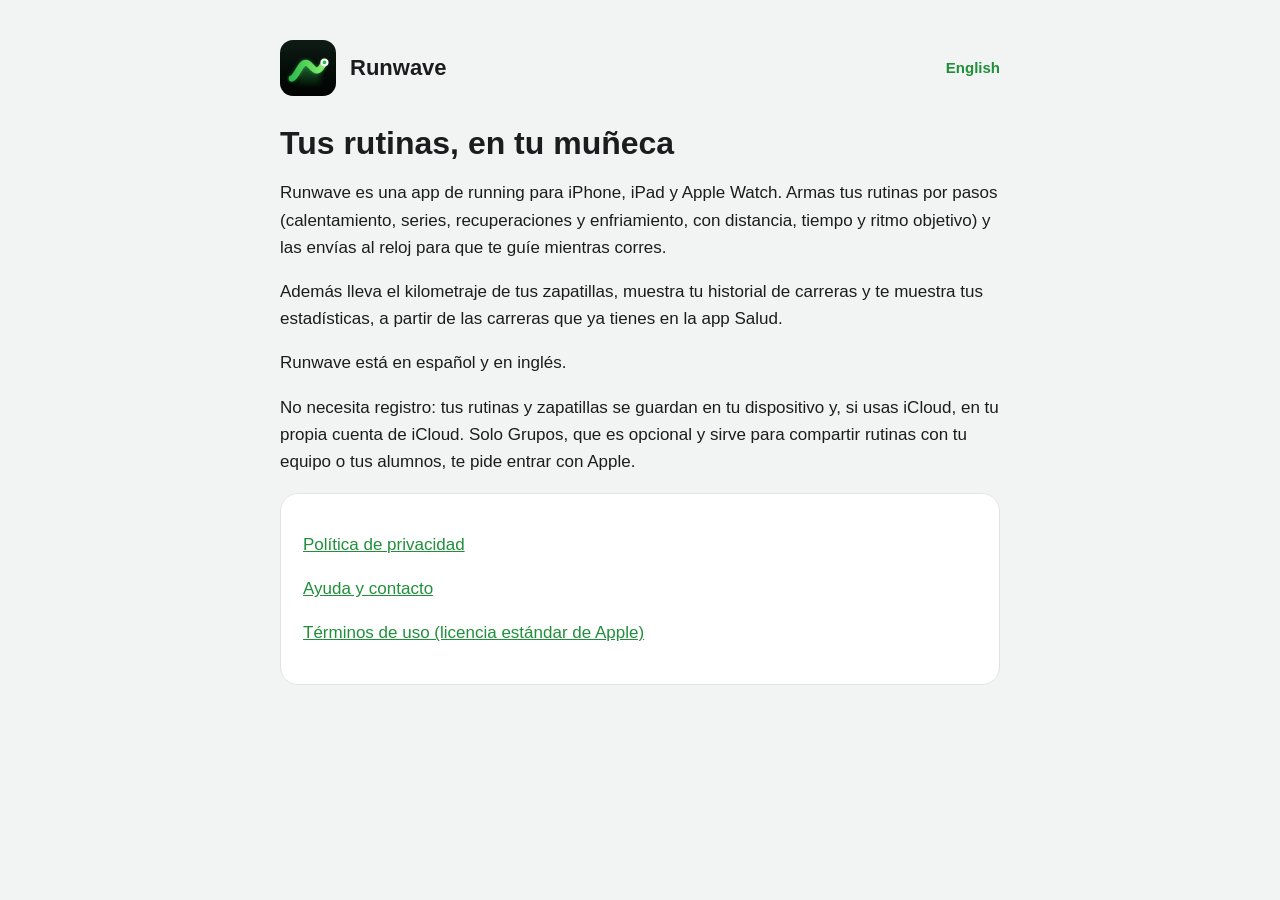
<file: index.html>
<!doctype html>
<html lang="es">
<head>
<meta charset="utf-8">
<meta name="viewport" content="width=device-width, initial-scale=1">
<title>Runwave · Rutinas de running</title>
<meta name="description" content="Runwave: arma tus rutinas de running, envíalas al Apple Watch y lleva el kilometraje de tus zapatillas.">
<link rel="alternate" hreflang="en" href="en.html">
<link rel="stylesheet" href="estilo.css">
</head>
<body>
<main>
<header><a href="./"><img src="icono.png" alt="">Runwave</a><a class="lang" href="en.html" hreflang="en" lang="en">English</a></header>
<h1>Tus rutinas, en tu muñeca</h1>
<p>Runwave es una app de running para iPhone, iPad y Apple Watch. Armas tus rutinas por pasos (calentamiento, series, recuperaciones y enfriamiento, con distancia, tiempo y ritmo objetivo) y las envías al reloj para que te guíe mientras corres.</p>
<p>Además lleva el kilometraje de tus zapatillas, muestra tu historial de carreras y te muestra tus estadísticas, a partir de las carreras que ya tienes en la app Salud.</p>
<p>Runwave está en español y en inglés.</p>
<p>No necesita registro: tus rutinas y zapatillas se guardan en tu dispositivo y, si usas iCloud, en tu propia cuenta de iCloud. Solo Grupos, que es opcional y sirve para compartir rutinas con tu equipo o tus alumnos, te pide entrar con Apple.</p>
<div class="card">
<p><a href="privacidad.html">Política de privacidad</a></p>
<p><a href="soporte.html">Ayuda y contacto</a></p>
<p><a href="https://www.apple.com/legal/internet-services/itunes/dev/stdeula/">Términos de uso (licencia estándar de Apple)</a></p>
</div>
</main>
</body>
</html>
</file>
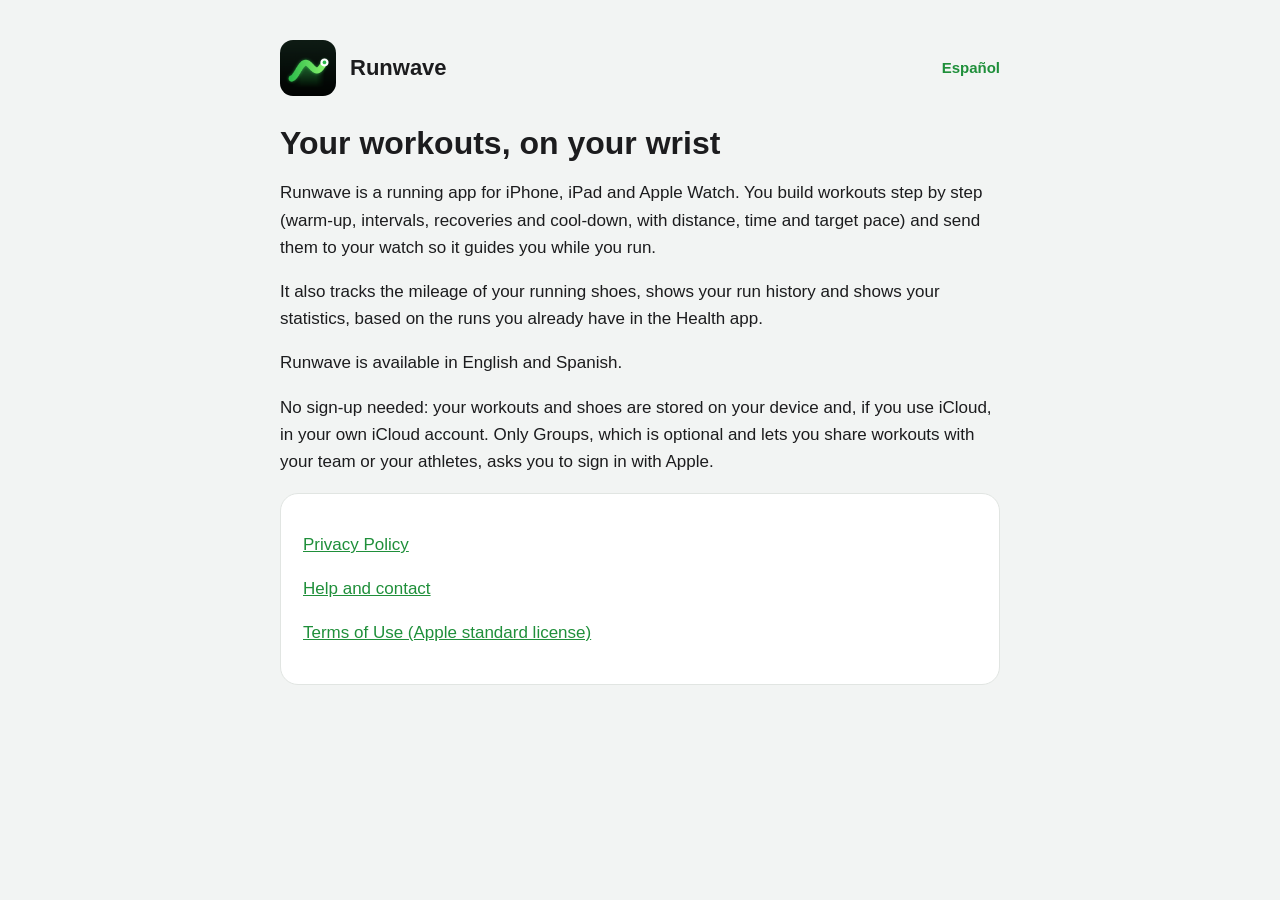
<file: en.html>
<!doctype html>
<html lang="en">
<head>
<meta charset="utf-8">
<meta name="viewport" content="width=device-width, initial-scale=1">
<title>Runwave · Running workouts</title>
<meta name="description" content="Runwave: build your running workouts, send them to your Apple Watch and track your shoe mileage.">
<link rel="alternate" hreflang="es" href="./">
<link rel="stylesheet" href="estilo.css">
</head>
<body>
<main>
<header><a href="en.html"><img src="icono.png" alt="">Runwave</a><a class="lang" href="./" hreflang="es" lang="es">Español</a></header>
<h1>Your workouts, on your wrist</h1>
<p>Runwave is a running app for iPhone, iPad and Apple Watch. You build workouts step by step (warm-up, intervals, recoveries and cool-down, with distance, time and target pace) and send them to your watch so it guides you while you run.</p>
<p>It also tracks the mileage of your running shoes, shows your run history and shows your statistics, based on the runs you already have in the Health app.</p>
<p>Runwave is available in English and Spanish.</p>
<p>No sign-up needed: your workouts and shoes are stored on your device and, if you use iCloud, in your own iCloud account. Only Groups, which is optional and lets you share workouts with your team or your athletes, asks you to sign in with Apple.</p>
<div class="card">
<p><a href="privacy.html">Privacy Policy</a></p>
<p><a href="support.html">Help and contact</a></p>
<p><a href="https://www.apple.com/legal/internet-services/itunes/dev/stdeula/">Terms of Use (Apple standard license)</a></p>
</div>
</main>
</body>
</html>
</file>
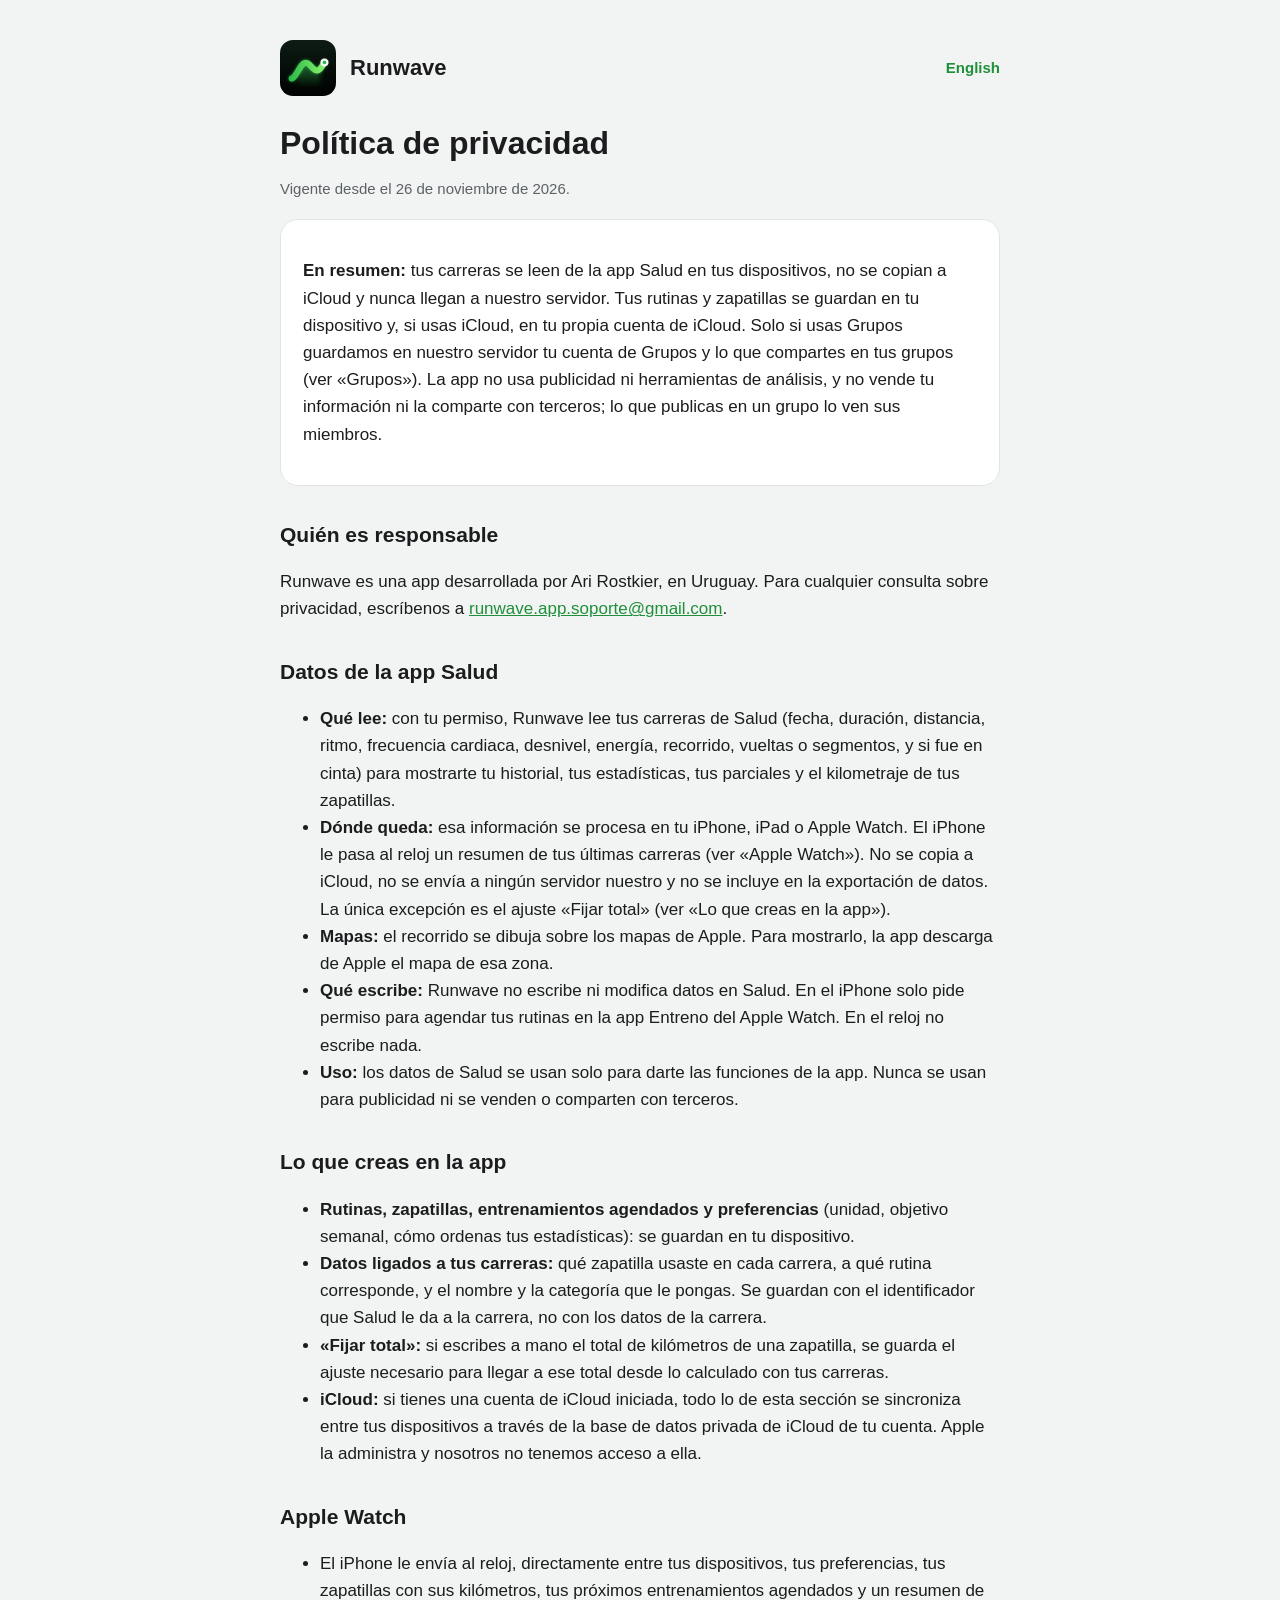
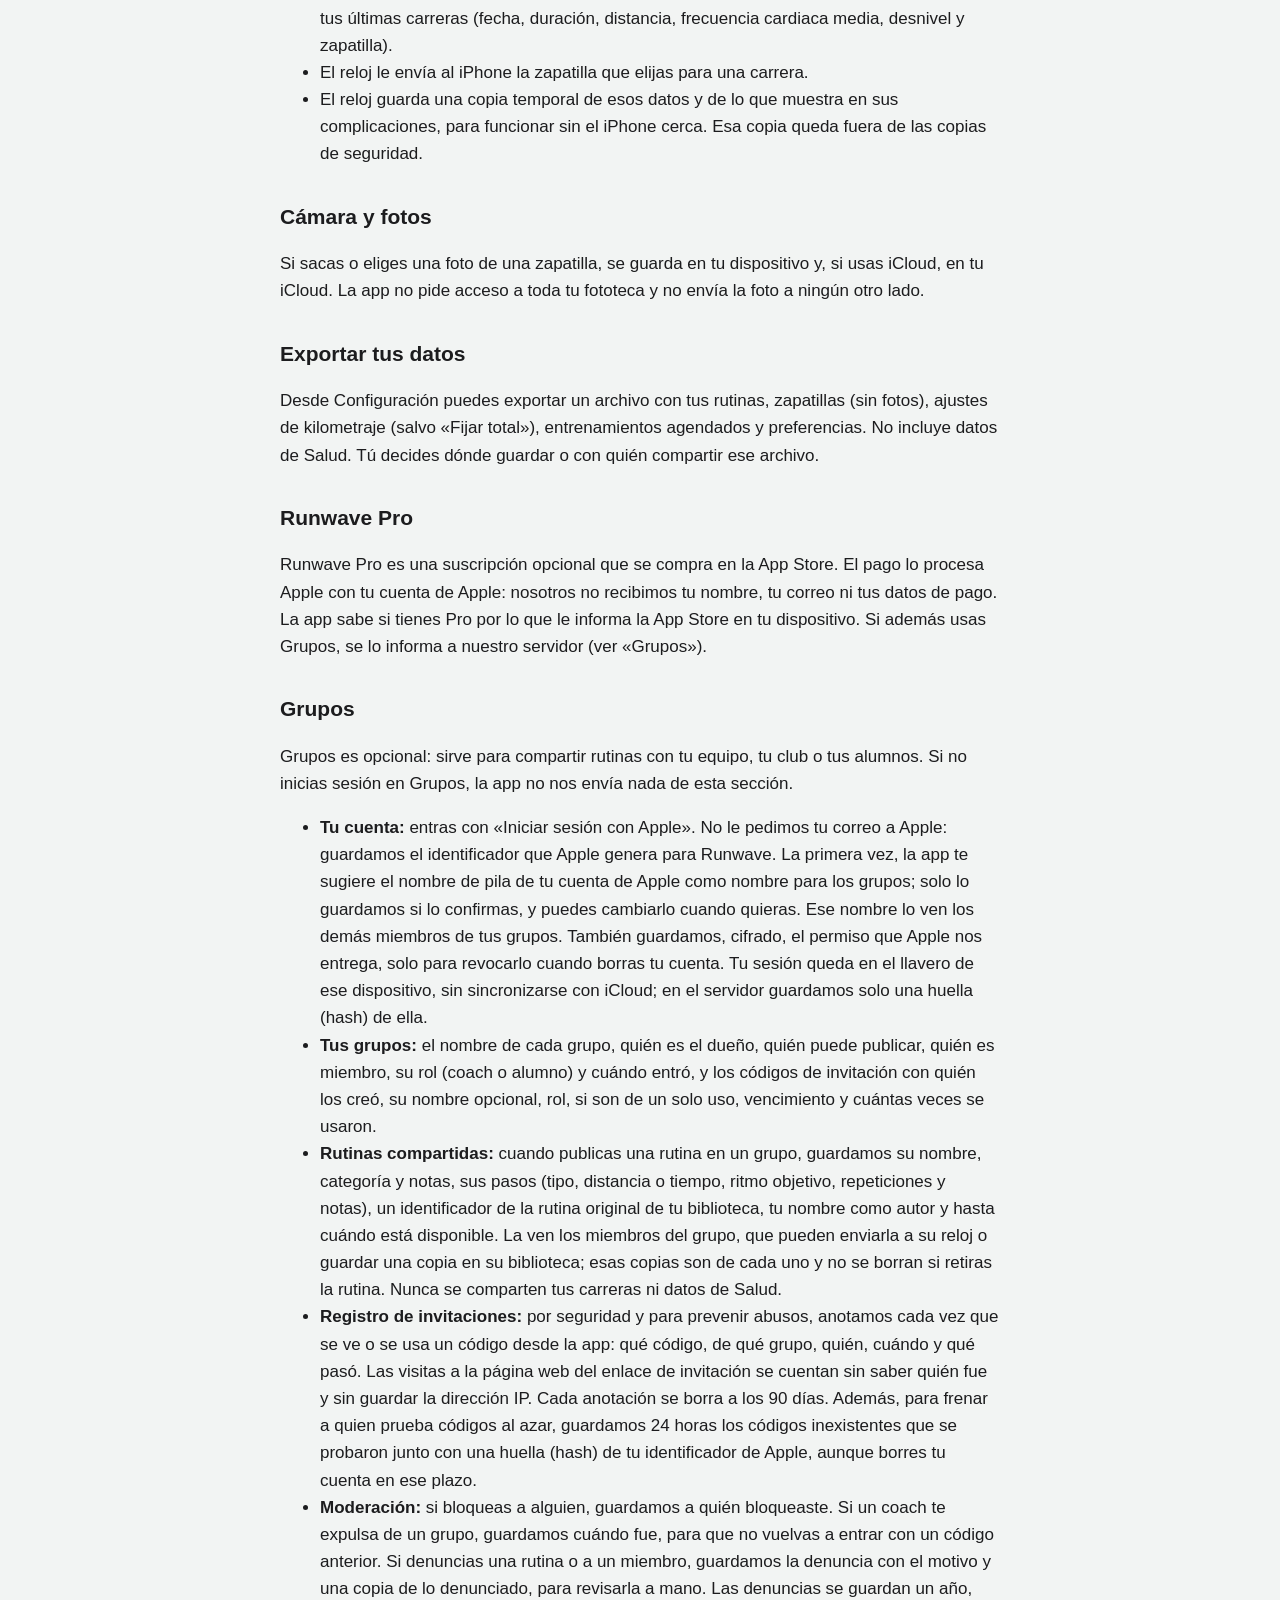
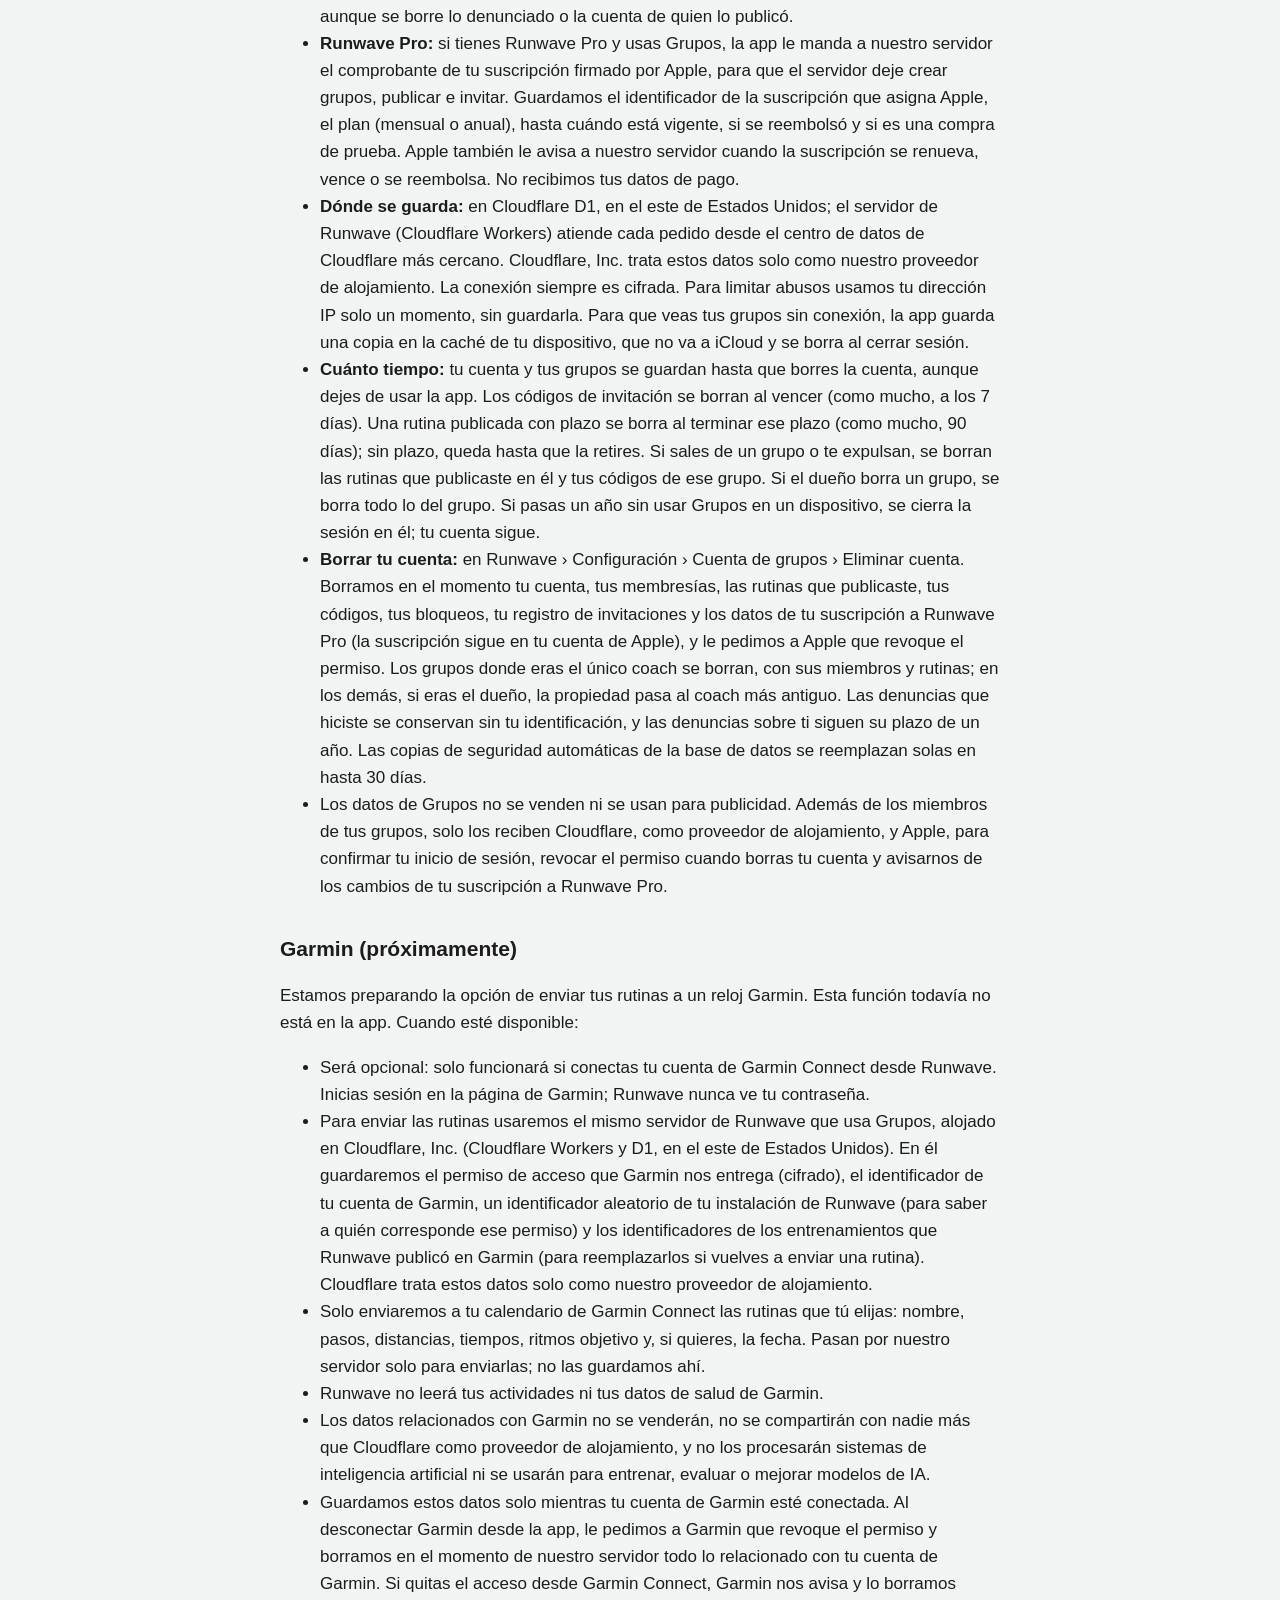
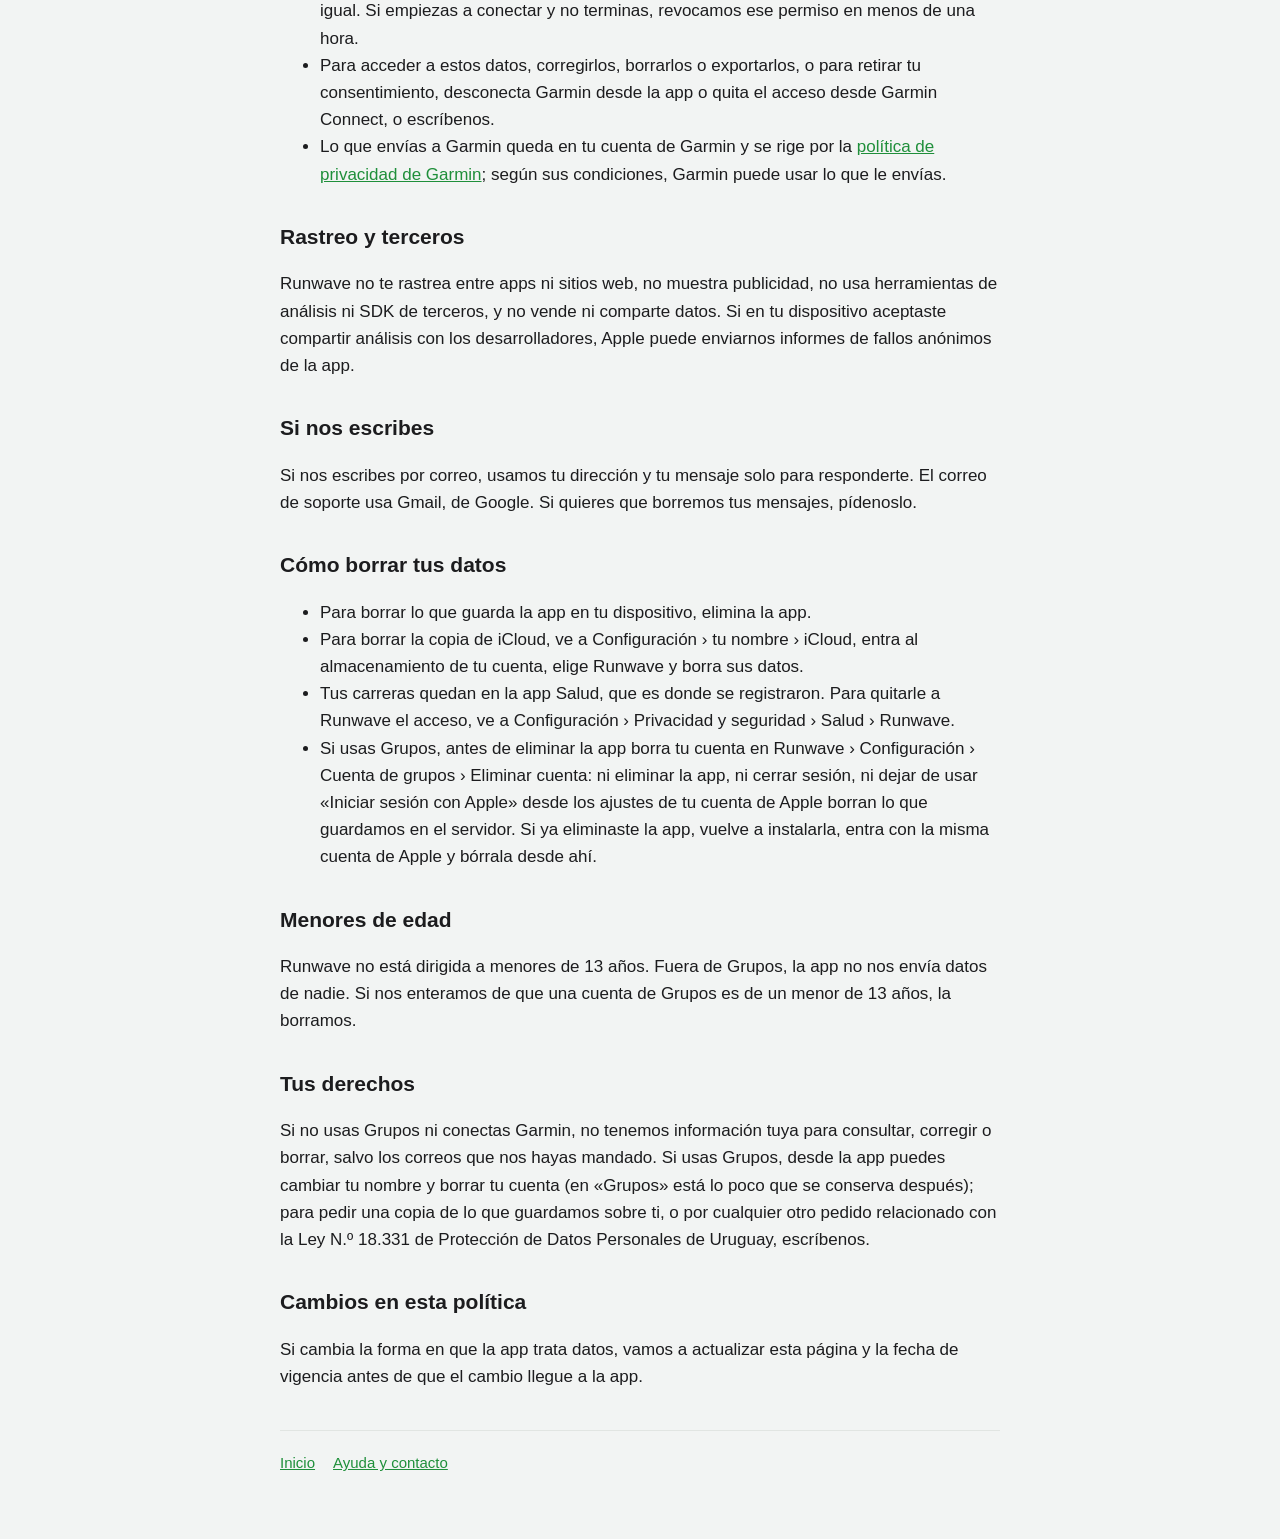
<file: privacidad.html>
<!doctype html>
<html lang="es">
<head>
<meta charset="utf-8">
<meta name="viewport" content="width=device-width, initial-scale=1">
<title>Política de privacidad · Runwave</title>
<link rel="alternate" hreflang="en" href="privacy.html">
<link rel="stylesheet" href="estilo.css">
</head>
<body>
<main>
<header><a href="./"><img src="icono.png" alt="">Runwave</a><a class="lang" href="privacy.html" hreflang="en" lang="en">English</a></header>
<h1>Política de privacidad</h1>
<p class="muted">Vigente desde el 26 de noviembre de 2026.</p>

<div class="card">
<p><strong>En resumen:</strong> tus carreras se leen de la app Salud en tus dispositivos, no se copian a iCloud y nunca llegan a nuestro servidor. Tus rutinas y zapatillas se guardan en tu dispositivo y, si usas iCloud, en tu propia cuenta de iCloud. Solo si usas Grupos guardamos en nuestro servidor tu cuenta de Grupos y lo que compartes en tus grupos (ver «Grupos»). La app no usa publicidad ni herramientas de análisis, y no vende tu información ni la comparte con terceros; lo que publicas en un grupo lo ven sus miembros.</p>
</div>

<h2>Quién es responsable</h2>
<p>Runwave es una app desarrollada por Ari Rostkier, en Uruguay. Para cualquier consulta sobre privacidad, escríbenos a <a href="mailto:runwave.app.soporte@gmail.com">runwave.app.soporte@gmail.com</a>.</p>

<h2>Datos de la app Salud</h2>
<ul>
<li><strong>Qué lee:</strong> con tu permiso, Runwave lee tus carreras de Salud (fecha, duración, distancia, ritmo, frecuencia cardiaca, desnivel, energía, recorrido, vueltas o segmentos, y si fue en cinta) para mostrarte tu historial, tus estadísticas, tus parciales y el kilometraje de tus zapatillas.</li>
<li><strong>Dónde queda:</strong> esa información se procesa en tu iPhone, iPad o Apple Watch. El iPhone le pasa al reloj un resumen de tus últimas carreras (ver «Apple Watch»). No se copia a iCloud, no se envía a ningún servidor nuestro y no se incluye en la exportación de datos. La única excepción es el ajuste «Fijar total» (ver «Lo que creas en la app»).</li>
<li><strong>Mapas:</strong> el recorrido se dibuja sobre los mapas de Apple. Para mostrarlo, la app descarga de Apple el mapa de esa zona.</li>
<li><strong>Qué escribe:</strong> Runwave no escribe ni modifica datos en Salud. En el iPhone solo pide permiso para agendar tus rutinas en la app Entreno del Apple Watch. En el reloj no escribe nada.</li>
<li><strong>Uso:</strong> los datos de Salud se usan solo para darte las funciones de la app. Nunca se usan para publicidad ni se venden o comparten con terceros.</li>
</ul>

<h2>Lo que creas en la app</h2>
<ul>
<li><strong>Rutinas, zapatillas, entrenamientos agendados y preferencias</strong> (unidad, objetivo semanal, cómo ordenas tus estadísticas): se guardan en tu dispositivo.</li>
<li><strong>Datos ligados a tus carreras:</strong> qué zapatilla usaste en cada carrera, a qué rutina corresponde, y el nombre y la categoría que le pongas. Se guardan con el identificador que Salud le da a la carrera, no con los datos de la carrera.</li>
<li><strong>«Fijar total»:</strong> si escribes a mano el total de kilómetros de una zapatilla, se guarda el ajuste necesario para llegar a ese total desde lo calculado con tus carreras.</li>
<li><strong>iCloud:</strong> si tienes una cuenta de iCloud iniciada, todo lo de esta sección se sincroniza entre tus dispositivos a través de la base de datos privada de iCloud de tu cuenta. Apple la administra y nosotros no tenemos acceso a ella.</li>
</ul>

<h2>Apple Watch</h2>
<ul>
<li>El iPhone le envía al reloj, directamente entre tus dispositivos, tus preferencias, tus zapatillas con sus kilómetros, tus próximos entrenamientos agendados y un resumen de tus últimas carreras (fecha, duración, distancia, frecuencia cardiaca media, desnivel y zapatilla).</li>
<li>El reloj le envía al iPhone la zapatilla que elijas para una carrera.</li>
<li>El reloj guarda una copia temporal de esos datos y de lo que muestra en sus complicaciones, para funcionar sin el iPhone cerca. Esa copia queda fuera de las copias de seguridad.</li>
</ul>

<h2>Cámara y fotos</h2>
<p>Si sacas o eliges una foto de una zapatilla, se guarda en tu dispositivo y, si usas iCloud, en tu iCloud. La app no pide acceso a toda tu fototeca y no envía la foto a ningún otro lado.</p>

<h2>Exportar tus datos</h2>
<p>Desde Configuración puedes exportar un archivo con tus rutinas, zapatillas (sin fotos), ajustes de kilometraje (salvo «Fijar total»), entrenamientos agendados y preferencias. No incluye datos de Salud. Tú decides dónde guardar o con quién compartir ese archivo.</p>

<h2>Runwave Pro</h2>
<p>Runwave Pro es una suscripción opcional que se compra en la App Store. El pago lo procesa Apple con tu cuenta de Apple: nosotros no recibimos tu nombre, tu correo ni tus datos de pago. La app sabe si tienes Pro por lo que le informa la App Store en tu dispositivo. Si además usas Grupos, se lo informa a nuestro servidor (ver «Grupos»).</p>

<h2>Grupos</h2>
<p>Grupos es opcional: sirve para compartir rutinas con tu equipo, tu club o tus alumnos. Si no inicias sesión en Grupos, la app no nos envía nada de esta sección.</p>
<ul>
<li><strong>Tu cuenta:</strong> entras con «Iniciar sesión con Apple». No le pedimos tu correo a Apple: guardamos el identificador que Apple genera para Runwave. La primera vez, la app te sugiere el nombre de pila de tu cuenta de Apple como nombre para los grupos; solo lo guardamos si lo confirmas, y puedes cambiarlo cuando quieras. Ese nombre lo ven los demás miembros de tus grupos. También guardamos, cifrado, el permiso que Apple nos entrega, solo para revocarlo cuando borras tu cuenta. Tu sesión queda en el llavero de ese dispositivo, sin sincronizarse con iCloud; en el servidor guardamos solo una huella (hash) de ella.</li>
<li><strong>Tus grupos:</strong> el nombre de cada grupo, quién es el dueño, quién puede publicar, quién es miembro, su rol (coach o alumno) y cuándo entró, y los códigos de invitación con quién los creó, su nombre opcional, rol, si son de un solo uso, vencimiento y cuántas veces se usaron.</li>
<li><strong>Rutinas compartidas:</strong> cuando publicas una rutina en un grupo, guardamos su nombre, categoría y notas, sus pasos (tipo, distancia o tiempo, ritmo objetivo, repeticiones y notas), un identificador de la rutina original de tu biblioteca, tu nombre como autor y hasta cuándo está disponible. La ven los miembros del grupo, que pueden enviarla a su reloj o guardar una copia en su biblioteca; esas copias son de cada uno y no se borran si retiras la rutina. Nunca se comparten tus carreras ni datos de Salud.</li>
<li><strong>Registro de invitaciones:</strong> por seguridad y para prevenir abusos, anotamos cada vez que se ve o se usa un código desde la app: qué código, de qué grupo, quién, cuándo y qué pasó. Las visitas a la página web del enlace de invitación se cuentan sin saber quién fue y sin guardar la dirección IP. Cada anotación se borra a los 90 días. Además, para frenar a quien prueba códigos al azar, guardamos 24 horas los códigos inexistentes que se probaron junto con una huella (hash) de tu identificador de Apple, aunque borres tu cuenta en ese plazo.</li>
<li><strong>Moderación:</strong> si bloqueas a alguien, guardamos a quién bloqueaste. Si un coach te expulsa de un grupo, guardamos cuándo fue, para que no vuelvas a entrar con un código anterior. Si denuncias una rutina o a un miembro, guardamos la denuncia con el motivo y una copia de lo denunciado, para revisarla a mano. Las denuncias se guardan un año, aunque se borre lo denunciado o la cuenta de quien lo publicó.</li>
<li><strong>Runwave Pro:</strong> si tienes Runwave Pro y usas Grupos, la app le manda a nuestro servidor el comprobante de tu suscripción firmado por Apple, para que el servidor deje crear grupos, publicar e invitar. Guardamos el identificador de la suscripción que asigna Apple, el plan (mensual o anual), hasta cuándo está vigente, si se reembolsó y si es una compra de prueba. Apple también le avisa a nuestro servidor cuando la suscripción se renueva, vence o se reembolsa. No recibimos tus datos de pago.</li>
<li><strong>Dónde se guarda:</strong> en Cloudflare D1, en el este de Estados Unidos; el servidor de Runwave (Cloudflare Workers) atiende cada pedido desde el centro de datos de Cloudflare más cercano. Cloudflare, Inc. trata estos datos solo como nuestro proveedor de alojamiento. La conexión siempre es cifrada. Para limitar abusos usamos tu dirección IP solo un momento, sin guardarla. Para que veas tus grupos sin conexión, la app guarda una copia en la caché de tu dispositivo, que no va a iCloud y se borra al cerrar sesión.</li>
<li><strong>Cuánto tiempo:</strong> tu cuenta y tus grupos se guardan hasta que borres la cuenta, aunque dejes de usar la app. Los códigos de invitación se borran al vencer (como mucho, a los 7 días). Una rutina publicada con plazo se borra al terminar ese plazo (como mucho, 90 días); sin plazo, queda hasta que la retires. Si sales de un grupo o te expulsan, se borran las rutinas que publicaste en él y tus códigos de ese grupo. Si el dueño borra un grupo, se borra todo lo del grupo. Si pasas un año sin usar Grupos en un dispositivo, se cierra la sesión en él; tu cuenta sigue.</li>
<li><strong>Borrar tu cuenta:</strong> en Runwave › Configuración › Cuenta de grupos › Eliminar cuenta. Borramos en el momento tu cuenta, tus membresías, las rutinas que publicaste, tus códigos, tus bloqueos, tu registro de invitaciones y los datos de tu suscripción a Runwave Pro (la suscripción sigue en tu cuenta de Apple), y le pedimos a Apple que revoque el permiso. Los grupos donde eras el único coach se borran, con sus miembros y rutinas; en los demás, si eras el dueño, la propiedad pasa al coach más antiguo. Las denuncias que hiciste se conservan sin tu identificación, y las denuncias sobre ti siguen su plazo de un año. Las copias de seguridad automáticas de la base de datos se reemplazan solas en hasta 30 días.</li>
<li>Los datos de Grupos no se venden ni se usan para publicidad. Además de los miembros de tus grupos, solo los reciben Cloudflare, como proveedor de alojamiento, y Apple, para confirmar tu inicio de sesión, revocar el permiso cuando borras tu cuenta y avisarnos de los cambios de tu suscripción a Runwave Pro.</li>
</ul>

<h2>Garmin (próximamente)</h2>
<p>Estamos preparando la opción de enviar tus rutinas a un reloj Garmin. Esta función todavía no está en la app. Cuando esté disponible:</p>
<ul>
<li>Será opcional: solo funcionará si conectas tu cuenta de Garmin Connect desde Runwave. Inicias sesión en la página de Garmin; Runwave nunca ve tu contraseña.</li>
<li>Para enviar las rutinas usaremos el mismo servidor de Runwave que usa Grupos, alojado en Cloudflare, Inc. (Cloudflare Workers y D1, en el este de Estados Unidos). En él guardaremos el permiso de acceso que Garmin nos entrega (cifrado), el identificador de tu cuenta de Garmin, un identificador aleatorio de tu instalación de Runwave (para saber a quién corresponde ese permiso) y los identificadores de los entrenamientos que Runwave publicó en Garmin (para reemplazarlos si vuelves a enviar una rutina). Cloudflare trata estos datos solo como nuestro proveedor de alojamiento.</li>
<li>Solo enviaremos a tu calendario de Garmin Connect las rutinas que tú elijas: nombre, pasos, distancias, tiempos, ritmos objetivo y, si quieres, la fecha. Pasan por nuestro servidor solo para enviarlas; no las guardamos ahí.</li>
<li>Runwave no leerá tus actividades ni tus datos de salud de Garmin.</li>
<li>Los datos relacionados con Garmin no se venderán, no se compartirán con nadie más que Cloudflare como proveedor de alojamiento, y no los procesarán sistemas de inteligencia artificial ni se usarán para entrenar, evaluar o mejorar modelos de IA.</li>
<li>Guardamos estos datos solo mientras tu cuenta de Garmin esté conectada. Al desconectar Garmin desde la app, le pedimos a Garmin que revoque el permiso y borramos en el momento de nuestro servidor todo lo relacionado con tu cuenta de Garmin. Si quitas el acceso desde Garmin Connect, Garmin nos avisa y lo borramos igual. Si empiezas a conectar y no terminas, revocamos ese permiso en menos de una hora.</li>
<li>Para acceder a estos datos, corregirlos, borrarlos o exportarlos, o para retirar tu consentimiento, desconecta Garmin desde la app o quita el acceso desde Garmin Connect, o escríbenos.</li>
<li>Lo que envías a Garmin queda en tu cuenta de Garmin y se rige por la <a href="https://www.garmin.com/privacy/connect/">política de privacidad de Garmin</a>; según sus condiciones, Garmin puede usar lo que le envías.</li>
</ul>

<h2>Rastreo y terceros</h2>
<p>Runwave no te rastrea entre apps ni sitios web, no muestra publicidad, no usa herramientas de análisis ni SDK de terceros, y no vende ni comparte datos. Si en tu dispositivo aceptaste compartir análisis con los desarrolladores, Apple puede enviarnos informes de fallos anónimos de la app.</p>

<h2>Si nos escribes</h2>
<p>Si nos escribes por correo, usamos tu dirección y tu mensaje solo para responderte. El correo de soporte usa Gmail, de Google. Si quieres que borremos tus mensajes, pídenoslo.</p>

<h2>Cómo borrar tus datos</h2>
<ul>
<li>Para borrar lo que guarda la app en tu dispositivo, elimina la app.</li>
<li>Para borrar la copia de iCloud, ve a Configuración › tu nombre › iCloud, entra al almacenamiento de tu cuenta, elige Runwave y borra sus datos.</li>
<li>Tus carreras quedan en la app Salud, que es donde se registraron. Para quitarle a Runwave el acceso, ve a Configuración › Privacidad y seguridad › Salud › Runwave.</li>
<li>Si usas Grupos, antes de eliminar la app borra tu cuenta en Runwave › Configuración › Cuenta de grupos › Eliminar cuenta: ni eliminar la app, ni cerrar sesión, ni dejar de usar «Iniciar sesión con Apple» desde los ajustes de tu cuenta de Apple borran lo que guardamos en el servidor. Si ya eliminaste la app, vuelve a instalarla, entra con la misma cuenta de Apple y bórrala desde ahí.</li>
</ul>

<h2>Menores de edad</h2>
<p>Runwave no está dirigida a menores de 13 años. Fuera de Grupos, la app no nos envía datos de nadie. Si nos enteramos de que una cuenta de Grupos es de un menor de 13 años, la borramos.</p>

<h2>Tus derechos</h2>
<p>Si no usas Grupos ni conectas Garmin, no tenemos información tuya para consultar, corregir o borrar, salvo los correos que nos hayas mandado. Si usas Grupos, desde la app puedes cambiar tu nombre y borrar tu cuenta (en «Grupos» está lo poco que se conserva después); para pedir una copia de lo que guardamos sobre ti, o por cualquier otro pedido relacionado con la Ley N.º 18.331 de Protección de Datos Personales de Uruguay, escríbenos.</p>

<h2>Cambios en esta política</h2>
<p>Si cambia la forma en que la app trata datos, vamos a actualizar esta página y la fecha de vigencia antes de que el cambio llegue a la app.</p>

<nav><a href="./">Inicio</a><a href="soporte.html">Ayuda y contacto</a></nav>
</main>
</body>
</html>
</file>
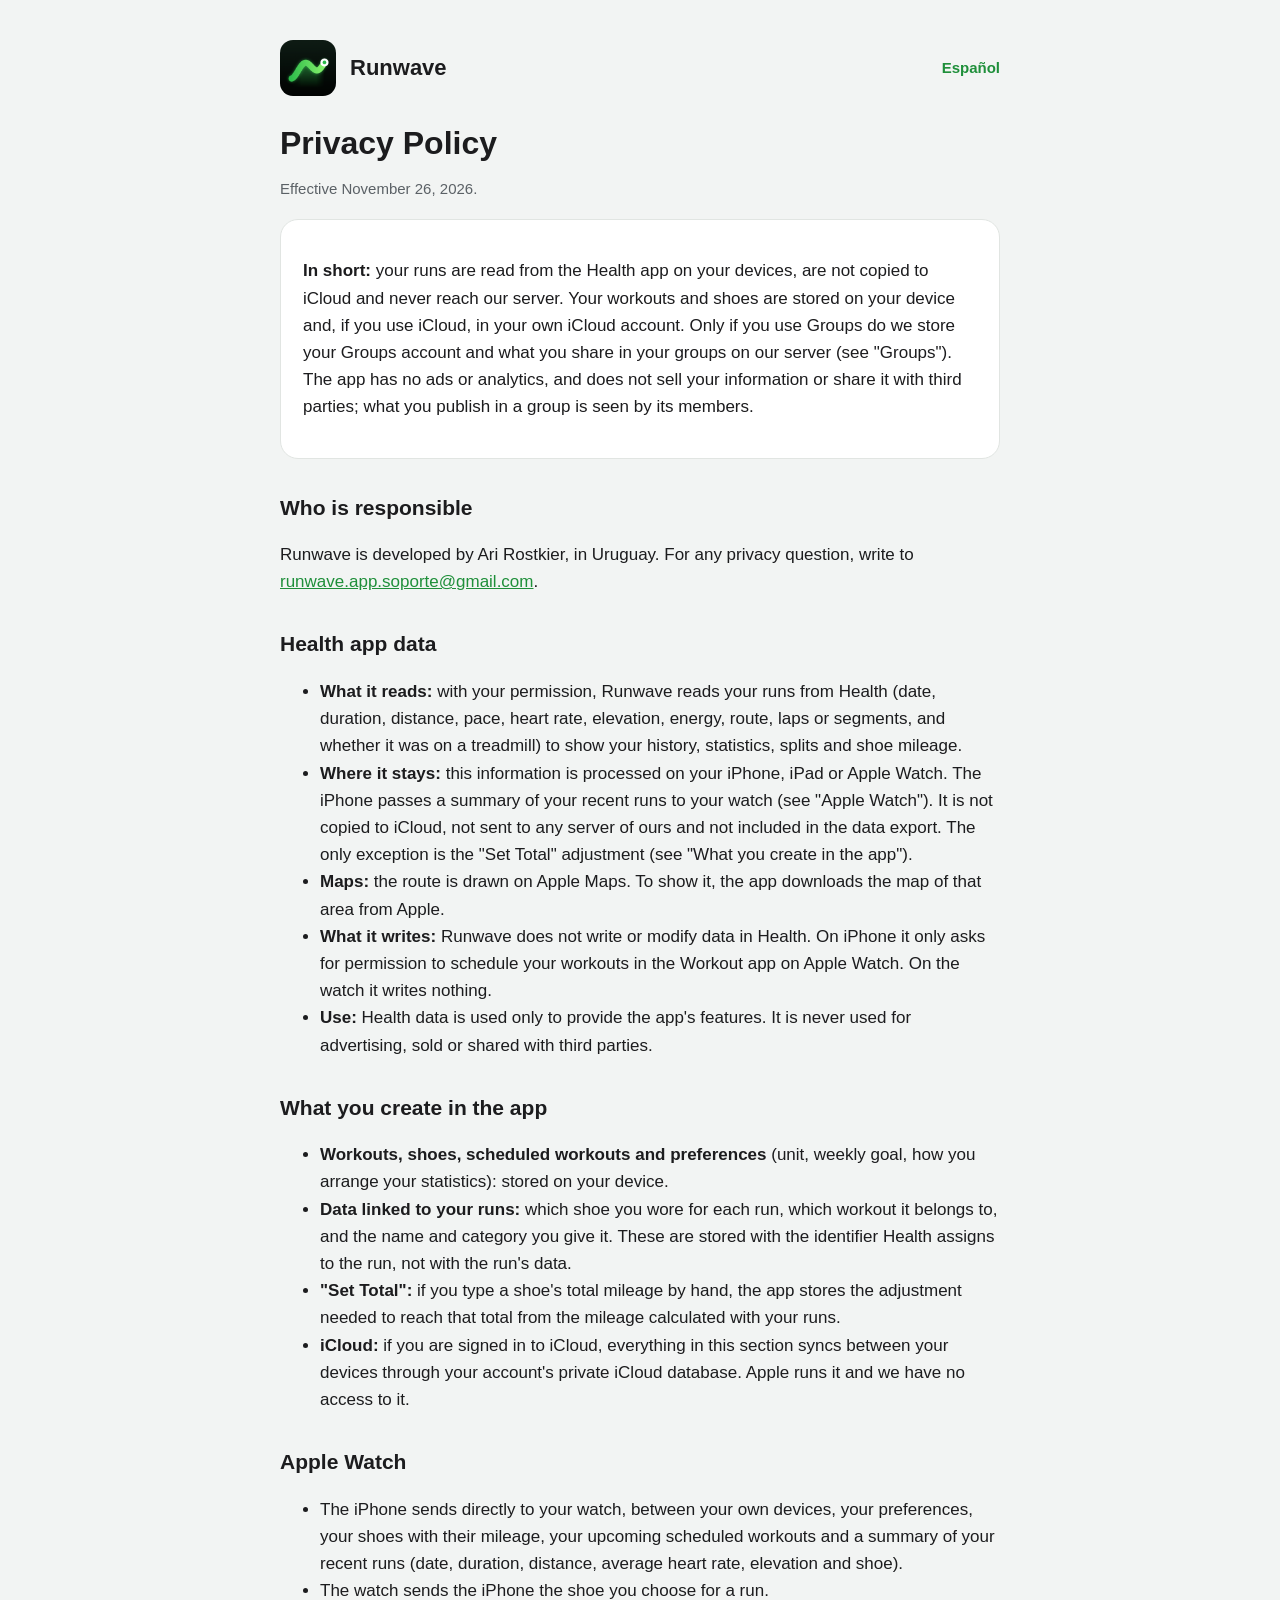
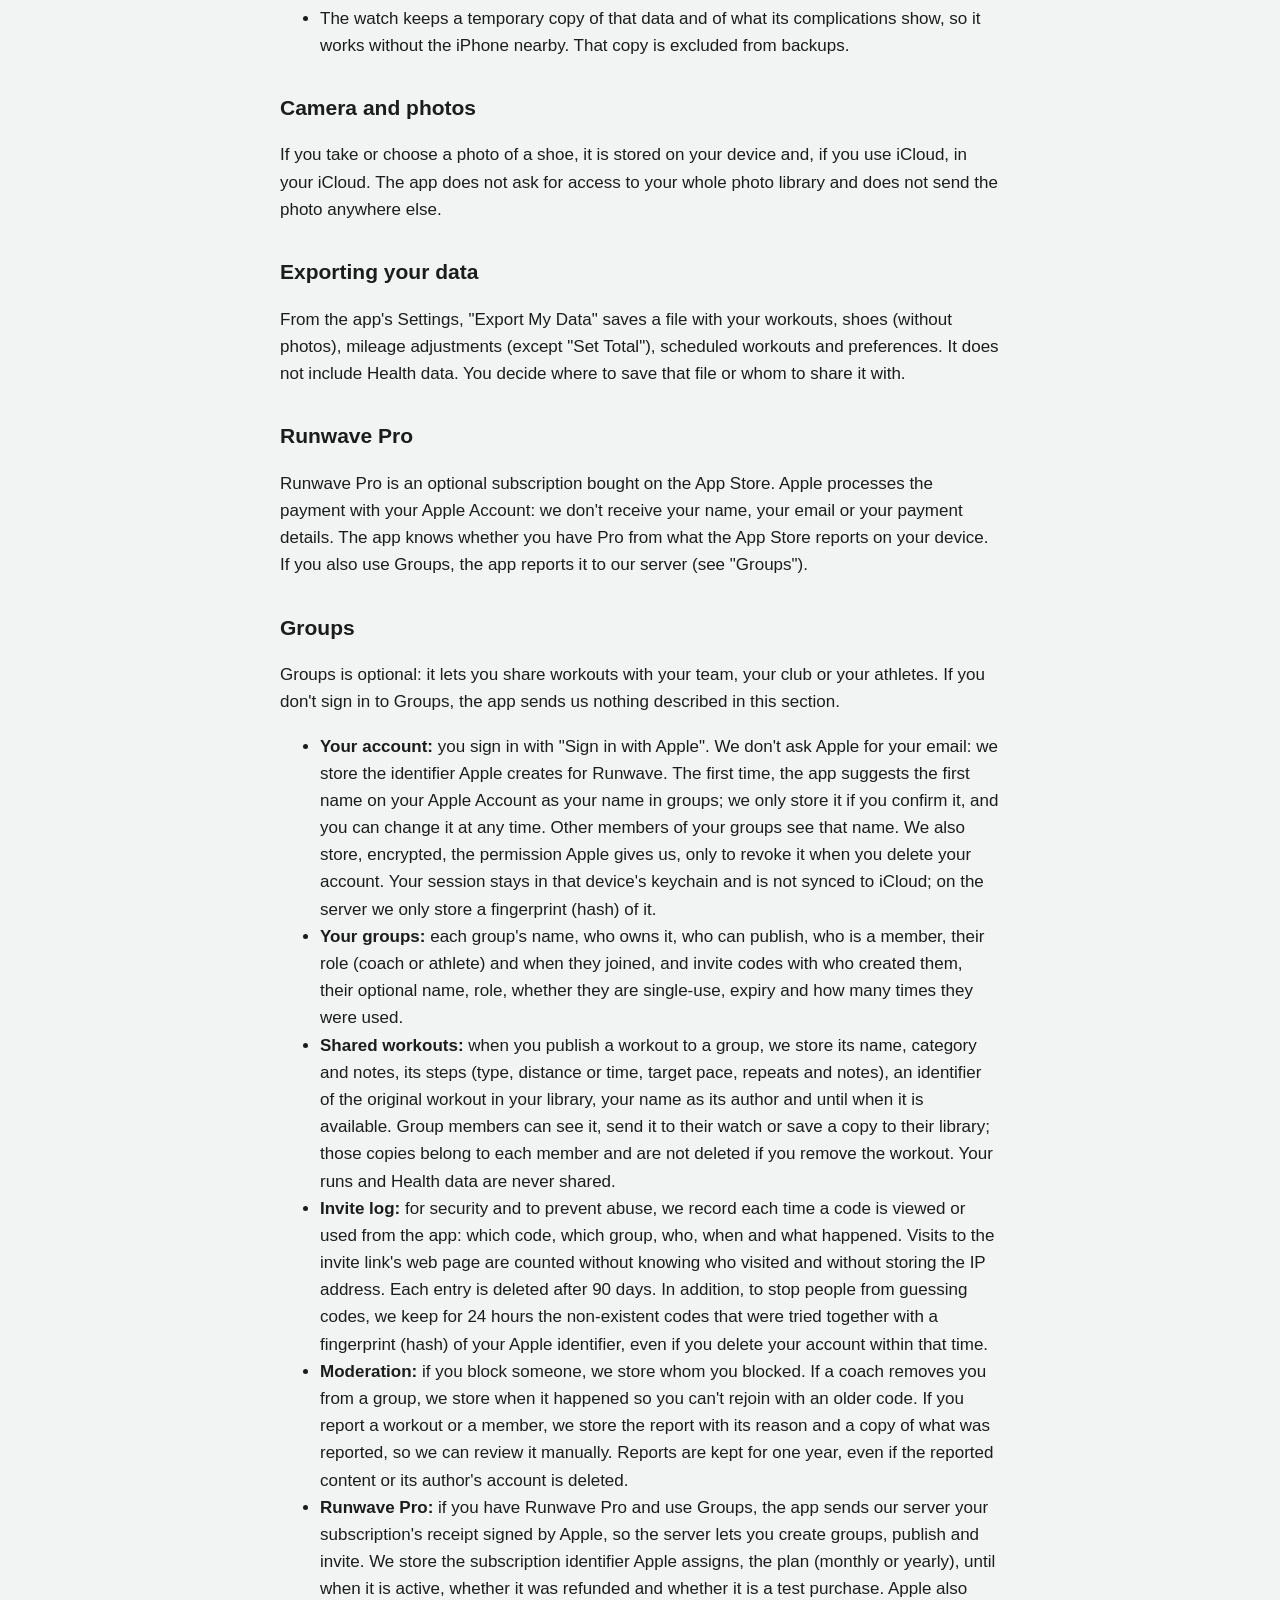
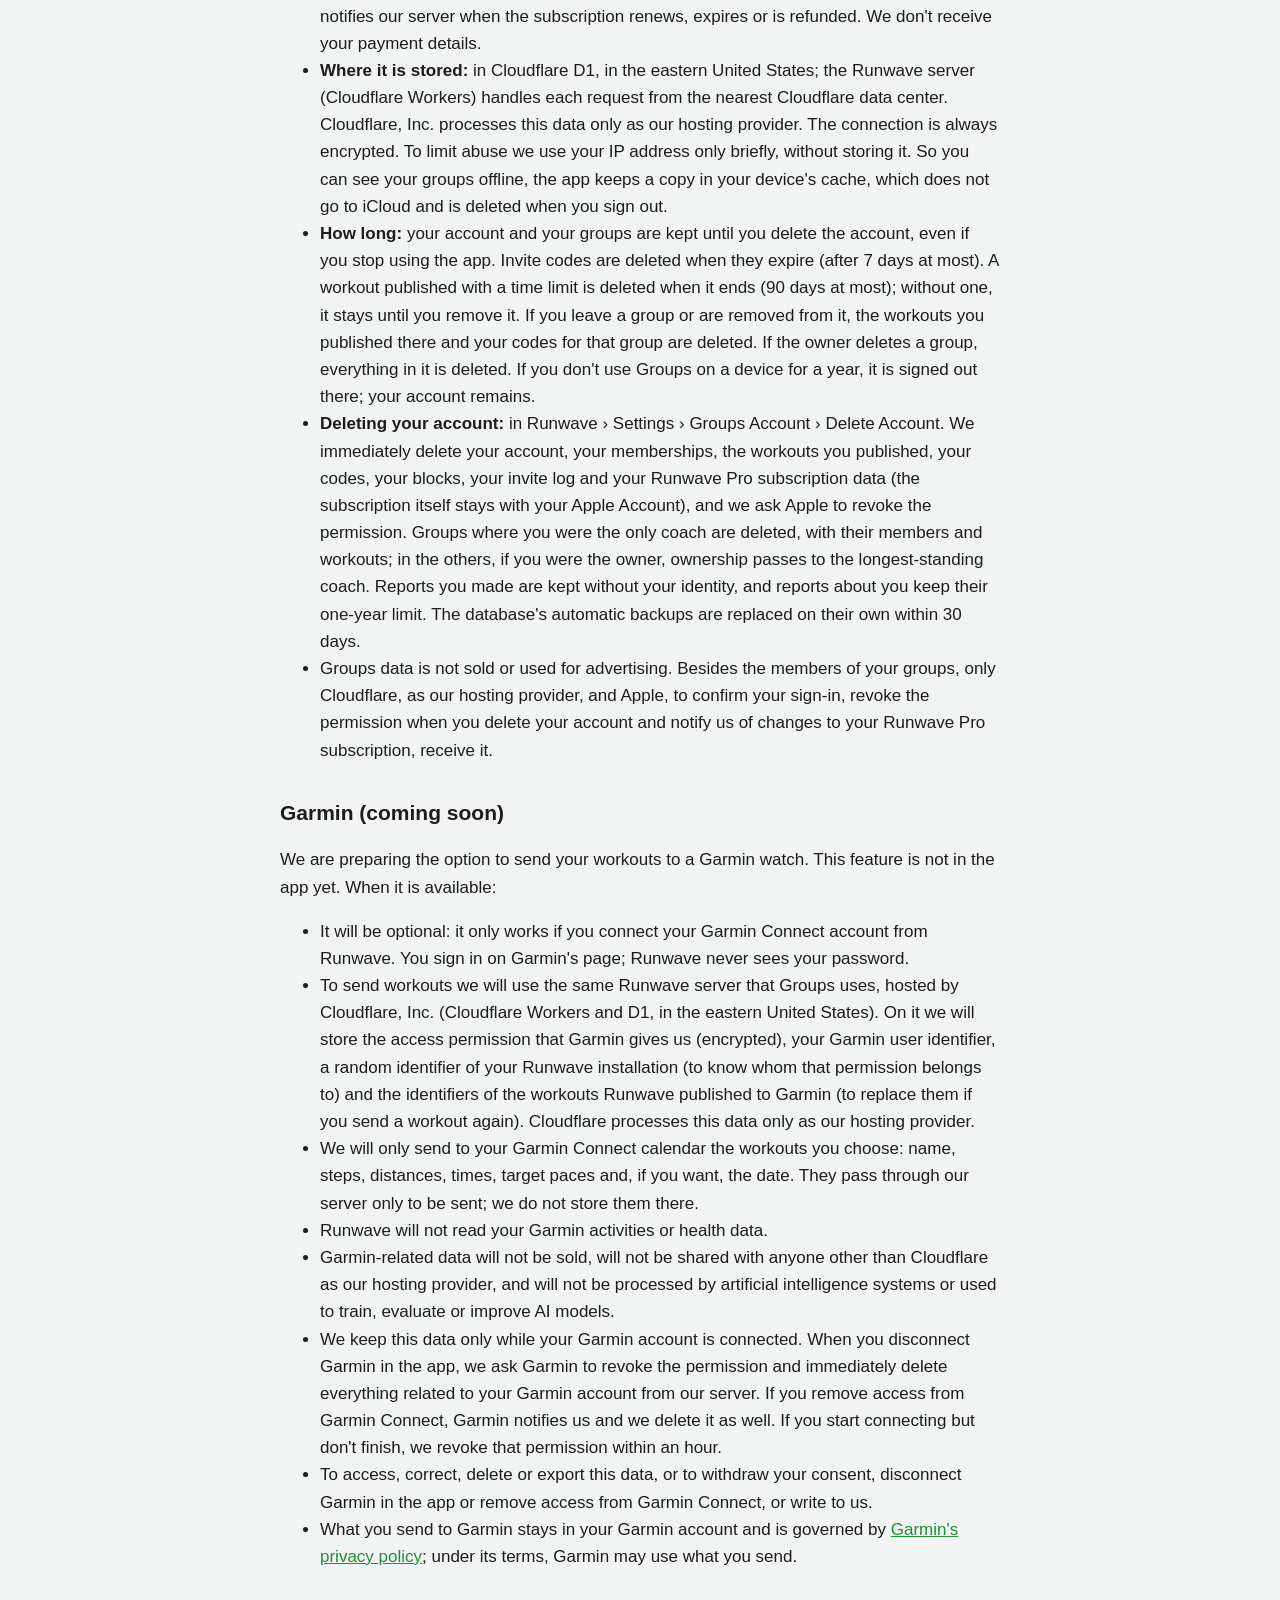
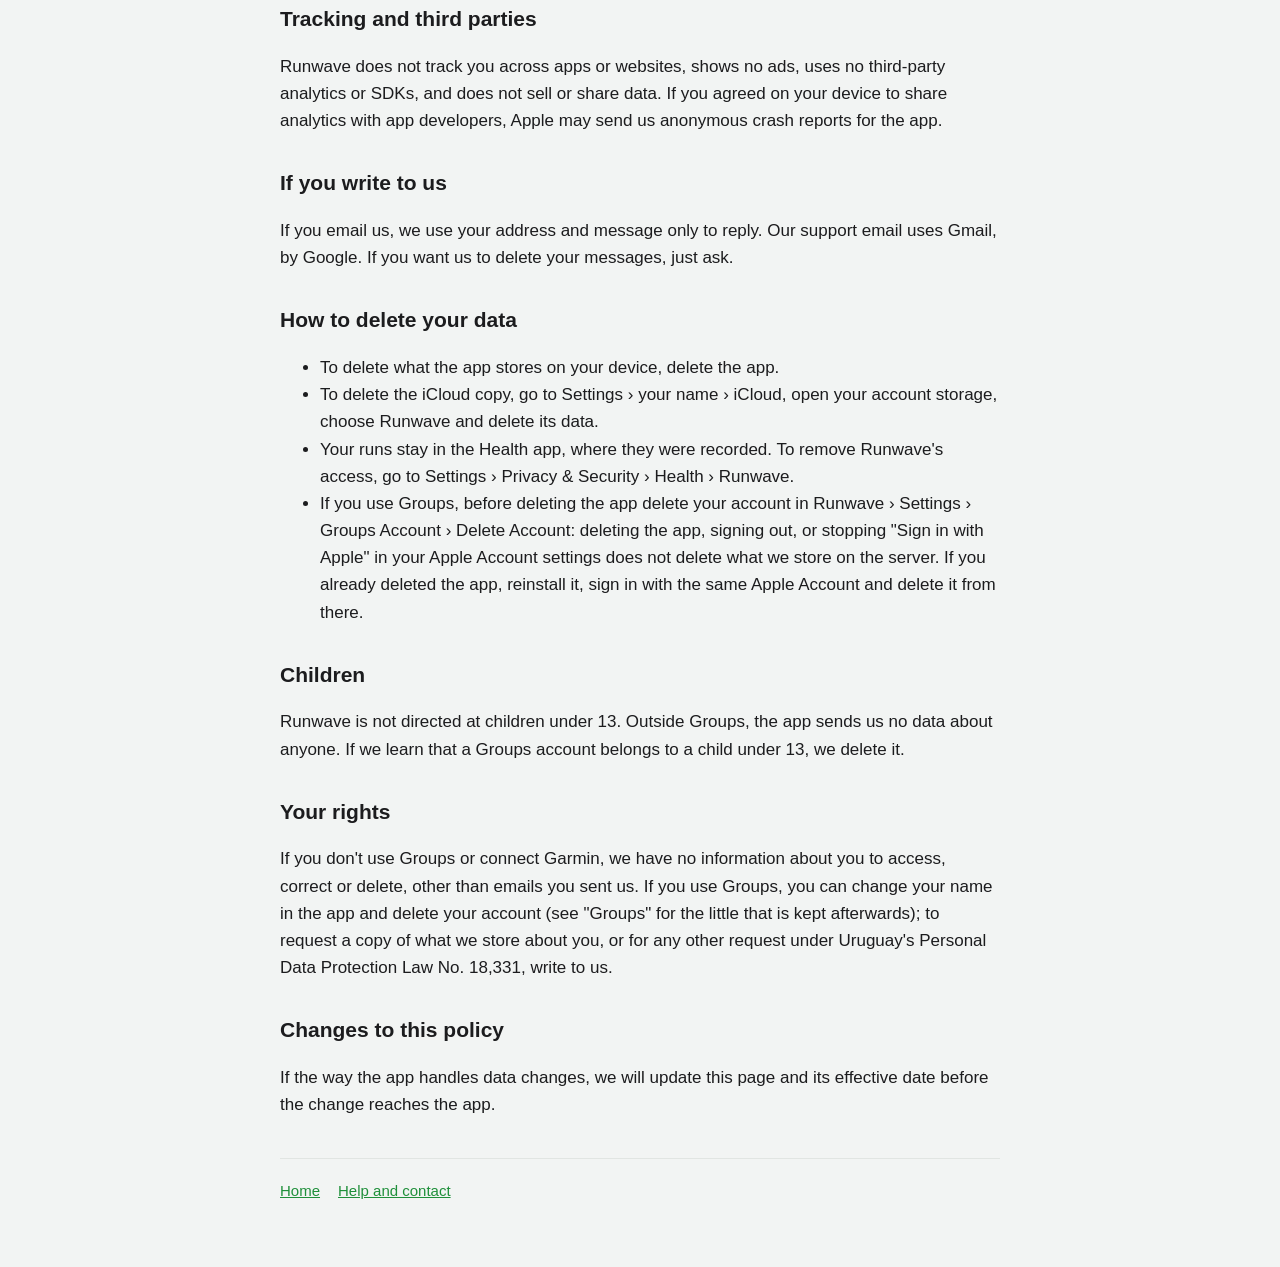
<file: privacy.html>
<!doctype html>
<html lang="en">
<head>
<meta charset="utf-8">
<meta name="viewport" content="width=device-width, initial-scale=1">
<title>Privacy Policy · Runwave</title>
<link rel="alternate" hreflang="es" href="privacidad.html">
<link rel="stylesheet" href="estilo.css">
</head>
<body>
<main>
<header><a href="en.html"><img src="icono.png" alt="">Runwave</a><a class="lang" href="privacidad.html" hreflang="es" lang="es">Español</a></header>
<h1>Privacy Policy</h1>
<p class="muted">Effective November 26, 2026.</p>

<div class="card">
<p><strong>In short:</strong> your runs are read from the Health app on your devices, are not copied to iCloud and never reach our server. Your workouts and shoes are stored on your device and, if you use iCloud, in your own iCloud account. Only if you use Groups do we store your Groups account and what you share in your groups on our server (see "Groups"). The app has no ads or analytics, and does not sell your information or share it with third parties; what you publish in a group is seen by its members.</p>
</div>


<h2>Who is responsible</h2>
<p>Runwave is developed by Ari Rostkier, in Uruguay. For any privacy question, write to <a href="mailto:runwave.app.soporte@gmail.com">runwave.app.soporte@gmail.com</a>.</p>

<h2>Health app data</h2>
<ul>
<li><strong>What it reads:</strong> with your permission, Runwave reads your runs from Health (date, duration, distance, pace, heart rate, elevation, energy, route, laps or segments, and whether it was on a treadmill) to show your history, statistics, splits and shoe mileage.</li>
<li><strong>Where it stays:</strong> this information is processed on your iPhone, iPad or Apple Watch. The iPhone passes a summary of your recent runs to your watch (see "Apple Watch"). It is not copied to iCloud, not sent to any server of ours and not included in the data export. The only exception is the "Set Total" adjustment (see "What you create in the app").</li>
<li><strong>Maps:</strong> the route is drawn on Apple Maps. To show it, the app downloads the map of that area from Apple.</li>
<li><strong>What it writes:</strong> Runwave does not write or modify data in Health. On iPhone it only asks for permission to schedule your workouts in the Workout app on Apple Watch. On the watch it writes nothing.</li>
<li><strong>Use:</strong> Health data is used only to provide the app's features. It is never used for advertising, sold or shared with third parties.</li>
</ul>

<h2>What you create in the app</h2>
<ul>
<li><strong>Workouts, shoes, scheduled workouts and preferences</strong> (unit, weekly goal, how you arrange your statistics): stored on your device.</li>
<li><strong>Data linked to your runs:</strong> which shoe you wore for each run, which workout it belongs to, and the name and category you give it. These are stored with the identifier Health assigns to the run, not with the run's data.</li>
<li><strong>"Set Total":</strong> if you type a shoe's total mileage by hand, the app stores the adjustment needed to reach that total from the mileage calculated with your runs.</li>
<li><strong>iCloud:</strong> if you are signed in to iCloud, everything in this section syncs between your devices through your account's private iCloud database. Apple runs it and we have no access to it.</li>
</ul>

<h2>Apple Watch</h2>
<ul>
<li>The iPhone sends directly to your watch, between your own devices, your preferences, your shoes with their mileage, your upcoming scheduled workouts and a summary of your recent runs (date, duration, distance, average heart rate, elevation and shoe).</li>
<li>The watch sends the iPhone the shoe you choose for a run.</li>
<li>The watch keeps a temporary copy of that data and of what its complications show, so it works without the iPhone nearby. That copy is excluded from backups.</li>
</ul>

<h2>Camera and photos</h2>
<p>If you take or choose a photo of a shoe, it is stored on your device and, if you use iCloud, in your iCloud. The app does not ask for access to your whole photo library and does not send the photo anywhere else.</p>

<h2>Exporting your data</h2>
<p>From the app's Settings, "Export My Data" saves a file with your workouts, shoes (without photos), mileage adjustments (except "Set Total"), scheduled workouts and preferences. It does not include Health data. You decide where to save that file or whom to share it with.</p>

<h2>Runwave Pro</h2>
<p>Runwave Pro is an optional subscription bought on the App Store. Apple processes the payment with your Apple Account: we don't receive your name, your email or your payment details. The app knows whether you have Pro from what the App Store reports on your device. If you also use Groups, the app reports it to our server (see "Groups").</p>

<h2>Groups</h2>
<p>Groups is optional: it lets you share workouts with your team, your club or your athletes. If you don't sign in to Groups, the app sends us nothing described in this section.</p>
<ul>
<li><strong>Your account:</strong> you sign in with "Sign in with Apple". We don't ask Apple for your email: we store the identifier Apple creates for Runwave. The first time, the app suggests the first name on your Apple Account as your name in groups; we only store it if you confirm it, and you can change it at any time. Other members of your groups see that name. We also store, encrypted, the permission Apple gives us, only to revoke it when you delete your account. Your session stays in that device's keychain and is not synced to iCloud; on the server we only store a fingerprint (hash) of it.</li>
<li><strong>Your groups:</strong> each group's name, who owns it, who can publish, who is a member, their role (coach or athlete) and when they joined, and invite codes with who created them, their optional name, role, whether they are single-use, expiry and how many times they were used.</li>
<li><strong>Shared workouts:</strong> when you publish a workout to a group, we store its name, category and notes, its steps (type, distance or time, target pace, repeats and notes), an identifier of the original workout in your library, your name as its author and until when it is available. Group members can see it, send it to their watch or save a copy to their library; those copies belong to each member and are not deleted if you remove the workout. Your runs and Health data are never shared.</li>
<li><strong>Invite log:</strong> for security and to prevent abuse, we record each time a code is viewed or used from the app: which code, which group, who, when and what happened. Visits to the invite link's web page are counted without knowing who visited and without storing the IP address. Each entry is deleted after 90 days. In addition, to stop people from guessing codes, we keep for 24 hours the non-existent codes that were tried together with a fingerprint (hash) of your Apple identifier, even if you delete your account within that time.</li>
<li><strong>Moderation:</strong> if you block someone, we store whom you blocked. If a coach removes you from a group, we store when it happened so you can't rejoin with an older code. If you report a workout or a member, we store the report with its reason and a copy of what was reported, so we can review it manually. Reports are kept for one year, even if the reported content or its author's account is deleted.</li>
<li><strong>Runwave Pro:</strong> if you have Runwave Pro and use Groups, the app sends our server your subscription's receipt signed by Apple, so the server lets you create groups, publish and invite. We store the subscription identifier Apple assigns, the plan (monthly or yearly), until when it is active, whether it was refunded and whether it is a test purchase. Apple also notifies our server when the subscription renews, expires or is refunded. We don't receive your payment details.</li>
<li><strong>Where it is stored:</strong> in Cloudflare D1, in the eastern United States; the Runwave server (Cloudflare Workers) handles each request from the nearest Cloudflare data center. Cloudflare, Inc. processes this data only as our hosting provider. The connection is always encrypted. To limit abuse we use your IP address only briefly, without storing it. So you can see your groups offline, the app keeps a copy in your device's cache, which does not go to iCloud and is deleted when you sign out.</li>
<li><strong>How long:</strong> your account and your groups are kept until you delete the account, even if you stop using the app. Invite codes are deleted when they expire (after 7 days at most). A workout published with a time limit is deleted when it ends (90 days at most); without one, it stays until you remove it. If you leave a group or are removed from it, the workouts you published there and your codes for that group are deleted. If the owner deletes a group, everything in it is deleted. If you don't use Groups on a device for a year, it is signed out there; your account remains.</li>
<li><strong>Deleting your account:</strong> in Runwave › Settings › Groups Account › Delete Account. We immediately delete your account, your memberships, the workouts you published, your codes, your blocks, your invite log and your Runwave Pro subscription data (the subscription itself stays with your Apple Account), and we ask Apple to revoke the permission. Groups where you were the only coach are deleted, with their members and workouts; in the others, if you were the owner, ownership passes to the longest-standing coach. Reports you made are kept without your identity, and reports about you keep their one-year limit. The database's automatic backups are replaced on their own within 30 days.</li>
<li>Groups data is not sold or used for advertising. Besides the members of your groups, only Cloudflare, as our hosting provider, and Apple, to confirm your sign-in, revoke the permission when you delete your account and notify us of changes to your Runwave Pro subscription, receive it.</li>
</ul>

<h2>Garmin (coming soon)</h2>
<p>We are preparing the option to send your workouts to a Garmin watch. This feature is not in the app yet. When it is available:</p>
<ul>
<li>It will be optional: it only works if you connect your Garmin Connect account from Runwave. You sign in on Garmin's page; Runwave never sees your password.</li>
<li>To send workouts we will use the same Runwave server that Groups uses, hosted by Cloudflare, Inc. (Cloudflare Workers and D1, in the eastern United States). On it we will store the access permission that Garmin gives us (encrypted), your Garmin user identifier, a random identifier of your Runwave installation (to know whom that permission belongs to) and the identifiers of the workouts Runwave published to Garmin (to replace them if you send a workout again). Cloudflare processes this data only as our hosting provider.</li>
<li>We will only send to your Garmin Connect calendar the workouts you choose: name, steps, distances, times, target paces and, if you want, the date. They pass through our server only to be sent; we do not store them there.</li>
<li>Runwave will not read your Garmin activities or health data.</li>
<li>Garmin-related data will not be sold, will not be shared with anyone other than Cloudflare as our hosting provider, and will not be processed by artificial intelligence systems or used to train, evaluate or improve AI models.</li>
<li>We keep this data only while your Garmin account is connected. When you disconnect Garmin in the app, we ask Garmin to revoke the permission and immediately delete everything related to your Garmin account from our server. If you remove access from Garmin Connect, Garmin notifies us and we delete it as well. If you start connecting but don't finish, we revoke that permission within an hour.</li>
<li>To access, correct, delete or export this data, or to withdraw your consent, disconnect Garmin in the app or remove access from Garmin Connect, or write to us.</li>
<li>What you send to Garmin stays in your Garmin account and is governed by <a href="https://www.garmin.com/privacy/connect/">Garmin's privacy policy</a>; under its terms, Garmin may use what you send.</li>
</ul>

<h2>Tracking and third parties</h2>
<p>Runwave does not track you across apps or websites, shows no ads, uses no third-party analytics or SDKs, and does not sell or share data. If you agreed on your device to share analytics with app developers, Apple may send us anonymous crash reports for the app.</p>

<h2>If you write to us</h2>
<p>If you email us, we use your address and message only to reply. Our support email uses Gmail, by Google. If you want us to delete your messages, just ask.</p>

<h2>How to delete your data</h2>
<ul>
<li>To delete what the app stores on your device, delete the app.</li>
<li>To delete the iCloud copy, go to Settings › your name › iCloud, open your account storage, choose Runwave and delete its data.</li>
<li>Your runs stay in the Health app, where they were recorded. To remove Runwave's access, go to Settings › Privacy &amp; Security › Health › Runwave.</li>
<li>If you use Groups, before deleting the app delete your account in Runwave › Settings › Groups Account › Delete Account: deleting the app, signing out, or stopping "Sign in with Apple" in your Apple Account settings does not delete what we store on the server. If you already deleted the app, reinstall it, sign in with the same Apple Account and delete it from there.</li>
</ul>

<h2>Children</h2>
<p>Runwave is not directed at children under 13. Outside Groups, the app sends us no data about anyone. If we learn that a Groups account belongs to a child under 13, we delete it.</p>

<h2>Your rights</h2>
<p>If you don't use Groups or connect Garmin, we have no information about you to access, correct or delete, other than emails you sent us. If you use Groups, you can change your name in the app and delete your account (see "Groups" for the little that is kept afterwards); to request a copy of what we store about you, or for any other request under Uruguay's Personal Data Protection Law No. 18,331, write to us.</p>

<h2>Changes to this policy</h2>
<p>If the way the app handles data changes, we will update this page and its effective date before the change reaches the app.</p>

<nav><a href="en.html">Home</a><a href="support.html">Help and contact</a></nav>
</main>
</body>
</html>
</file>
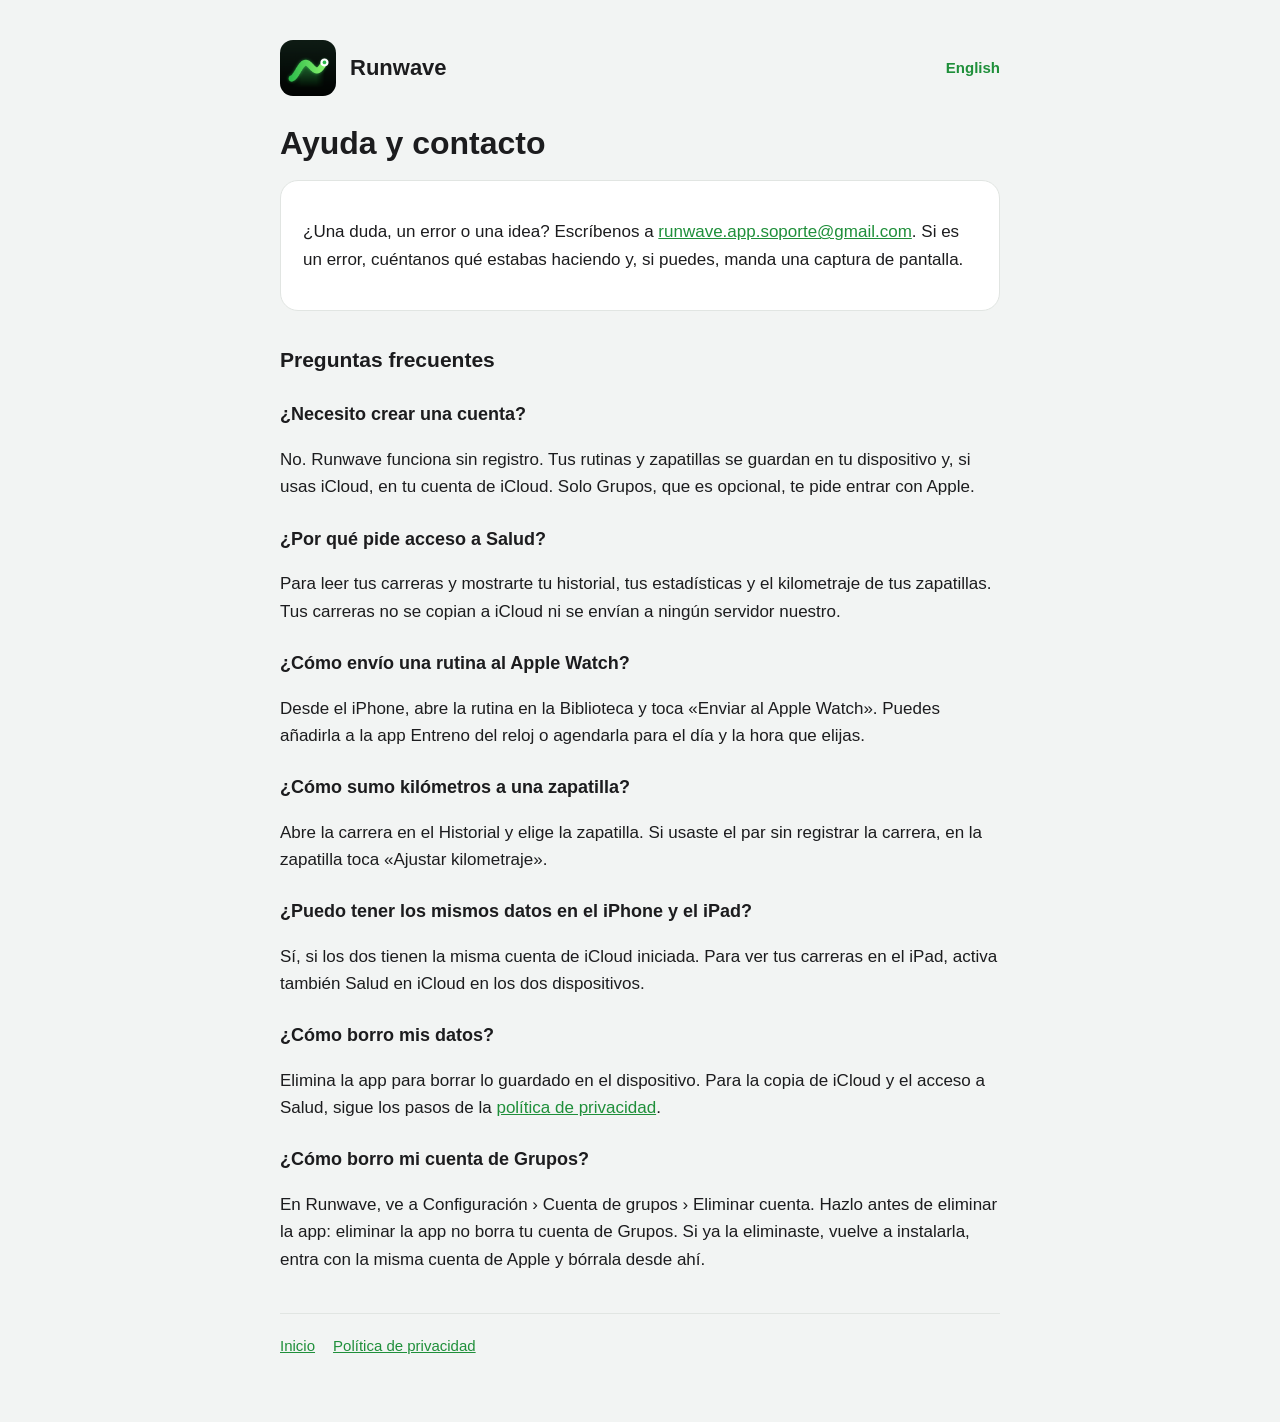
<file: soporte.html>
<!doctype html>
<html lang="es">
<head>
<meta charset="utf-8">
<meta name="viewport" content="width=device-width, initial-scale=1">
<title>Ayuda y contacto · Runwave</title>
<link rel="alternate" hreflang="en" href="support.html">
<link rel="stylesheet" href="estilo.css">
</head>
<body>
<main>
<header><a href="./"><img src="icono.png" alt="">Runwave</a><a class="lang" href="support.html" hreflang="en" lang="en">English</a></header>
<h1>Ayuda y contacto</h1>

<div class="card">
<p>¿Una duda, un error o una idea? Escríbenos a <a href="mailto:runwave.app.soporte@gmail.com">runwave.app.soporte@gmail.com</a>. Si es un error, cuéntanos qué estabas haciendo y, si puedes, manda una captura de pantalla.</p>
</div>

<h2>Preguntas frecuentes</h2>

<h3>¿Necesito crear una cuenta?</h3>
<p>No. Runwave funciona sin registro. Tus rutinas y zapatillas se guardan en tu dispositivo y, si usas iCloud, en tu cuenta de iCloud. Solo Grupos, que es opcional, te pide entrar con Apple.</p>

<h3>¿Por qué pide acceso a Salud?</h3>
<p>Para leer tus carreras y mostrarte tu historial, tus estadísticas y el kilometraje de tus zapatillas. Tus carreras no se copian a iCloud ni se envían a ningún servidor nuestro.</p>

<h3>¿Cómo envío una rutina al Apple Watch?</h3>
<p>Desde el iPhone, abre la rutina en la Biblioteca y toca «Enviar al Apple Watch». Puedes añadirla a la app Entreno del reloj o agendarla para el día y la hora que elijas.</p>

<h3>¿Cómo sumo kilómetros a una zapatilla?</h3>
<p>Abre la carrera en el Historial y elige la zapatilla. Si usaste el par sin registrar la carrera, en la zapatilla toca «Ajustar kilometraje».</p>

<h3>¿Puedo tener los mismos datos en el iPhone y el iPad?</h3>
<p>Sí, si los dos tienen la misma cuenta de iCloud iniciada. Para ver tus carreras en el iPad, activa también Salud en iCloud en los dos dispositivos.</p>

<h3>¿Cómo borro mis datos?</h3>
<p>Elimina la app para borrar lo guardado en el dispositivo. Para la copia de iCloud y el acceso a Salud, sigue los pasos de la <a href="privacidad.html">política de privacidad</a>.</p>

<h3>¿Cómo borro mi cuenta de Grupos?</h3>
<p>En Runwave, ve a Configuración › Cuenta de grupos › Eliminar cuenta. Hazlo antes de eliminar la app: eliminar la app no borra tu cuenta de Grupos. Si ya la eliminaste, vuelve a instalarla, entra con la misma cuenta de Apple y bórrala desde ahí.</p>

<nav><a href="./">Inicio</a><a href="privacidad.html">Política de privacidad</a></nav>
</main>
</body>
</html>
</file>
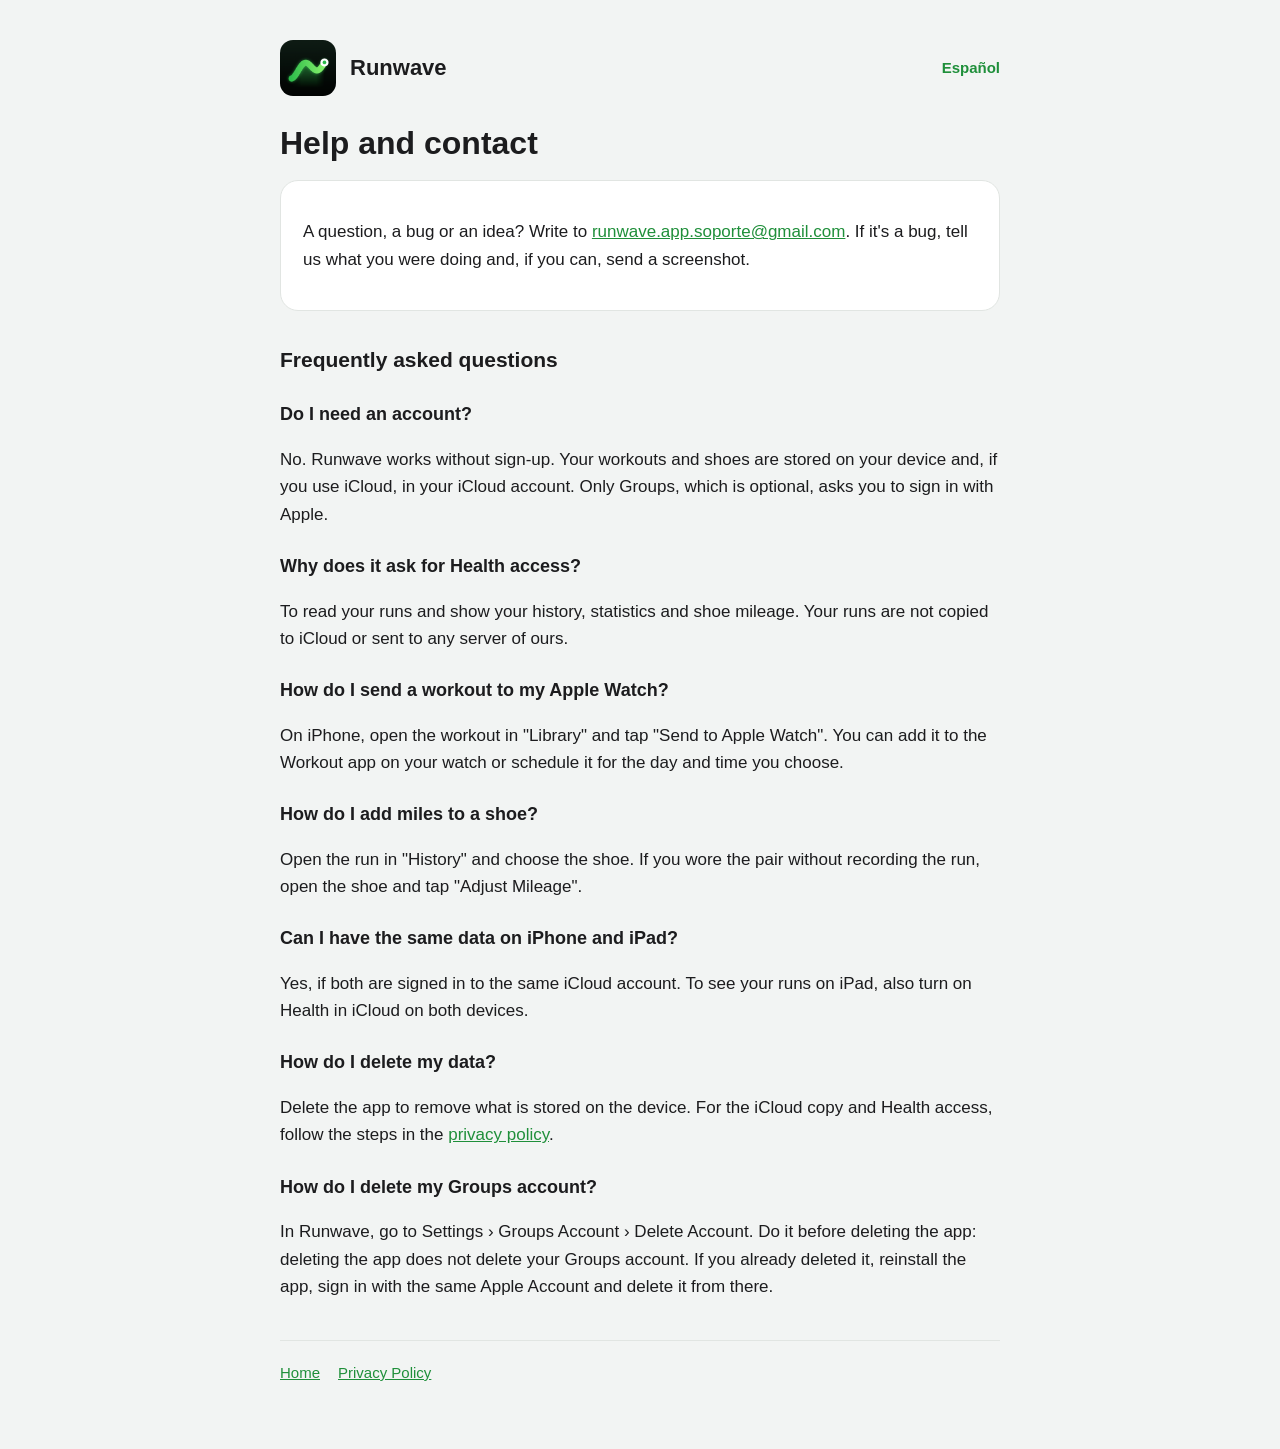
<file: support.html>
<!doctype html>
<html lang="en">
<head>
<meta charset="utf-8">
<meta name="viewport" content="width=device-width, initial-scale=1">
<title>Help and contact · Runwave</title>
<link rel="alternate" hreflang="es" href="soporte.html">
<link rel="stylesheet" href="estilo.css">
</head>
<body>
<main>
<header><a href="en.html"><img src="icono.png" alt="">Runwave</a><a class="lang" href="soporte.html" hreflang="es" lang="es">Español</a></header>
<h1>Help and contact</h1>

<div class="card">
<p>A question, a bug or an idea? Write to <a href="mailto:runwave.app.soporte@gmail.com">runwave.app.soporte@gmail.com</a>. If it's a bug, tell us what you were doing and, if you can, send a screenshot.</p>
</div>

<h2>Frequently asked questions</h2>

<h3>Do I need an account?</h3>
<p>No. Runwave works without sign-up. Your workouts and shoes are stored on your device and, if you use iCloud, in your iCloud account. Only Groups, which is optional, asks you to sign in with Apple.</p>

<h3>Why does it ask for Health access?</h3>
<p>To read your runs and show your history, statistics and shoe mileage. Your runs are not copied to iCloud or sent to any server of ours.</p>

<h3>How do I send a workout to my Apple Watch?</h3>
<p>On iPhone, open the workout in "Library" and tap "Send to Apple Watch". You can add it to the Workout app on your watch or schedule it for the day and time you choose.</p>

<h3>How do I add miles to a shoe?</h3>
<p>Open the run in "History" and choose the shoe. If you wore the pair without recording the run, open the shoe and tap "Adjust Mileage".</p>

<h3>Can I have the same data on iPhone and iPad?</h3>
<p>Yes, if both are signed in to the same iCloud account. To see your runs on iPad, also turn on Health in iCloud on both devices.</p>

<h3>How do I delete my data?</h3>
<p>Delete the app to remove what is stored on the device. For the iCloud copy and Health access, follow the steps in the <a href="privacy.html">privacy policy</a>.</p>

<h3>How do I delete my Groups account?</h3>
<p>In Runwave, go to Settings › Groups Account › Delete Account. Do it before deleting the app: deleting the app does not delete your Groups account. If you already deleted it, reinstall the app, sign in with the same Apple Account and delete it from there.</p>

<nav><a href="en.html">Home</a><a href="privacy.html">Privacy Policy</a></nav>
</main>
</body>
</html>
</file>
<file: estilo.css>
:root{--bg:#F2F4F3;--card:#FFFFFF;--text:#1C1C1E;--muted:#5B6166;--accent:#1F8F3A;--line:#E1E5E2}
@media (prefers-color-scheme:dark){:root{--bg:#0F1411;--card:#18201B;--text:#F2F2F7;--muted:#A3ABA6;--accent:#5BE15A;--line:#26302A}}
*{box-sizing:border-box}
body{margin:0;background:var(--bg);color:var(--text);font:17px/1.6 -apple-system,BlinkMacSystemFont,"SF Pro Text","Helvetica Neue",Helvetica,Arial,sans-serif}
main{max-width:760px;margin:0 auto;padding:40px 20px 64px}
header{display:flex;align-items:center;justify-content:space-between;gap:14px;margin-bottom:28px}
header img{width:56px;height:56px;border-radius:13px}
header a{color:inherit;text-decoration:none;font-weight:700;font-size:22px;display:flex;align-items:center;gap:14px}
h1{font-size:32px;line-height:1.2;margin:0 0 8px}
h2{font-size:21px;margin:32px 0 8px}
h3{font-size:18px;margin:24px 0 6px}
p,li{color:var(--text)}
.muted{color:var(--muted);font-size:15px}
a{color:var(--accent)}
.card{background:var(--card);border:1px solid var(--line);border-radius:18px;padding:20px 22px;margin:18px 0}
nav{display:flex;gap:18px;flex-wrap:wrap;margin-top:40px;padding-top:20px;border-top:1px solid var(--line);font-size:15px}
header a.lang{font-size:15px;font-weight:600;color:var(--accent)}
</file>
